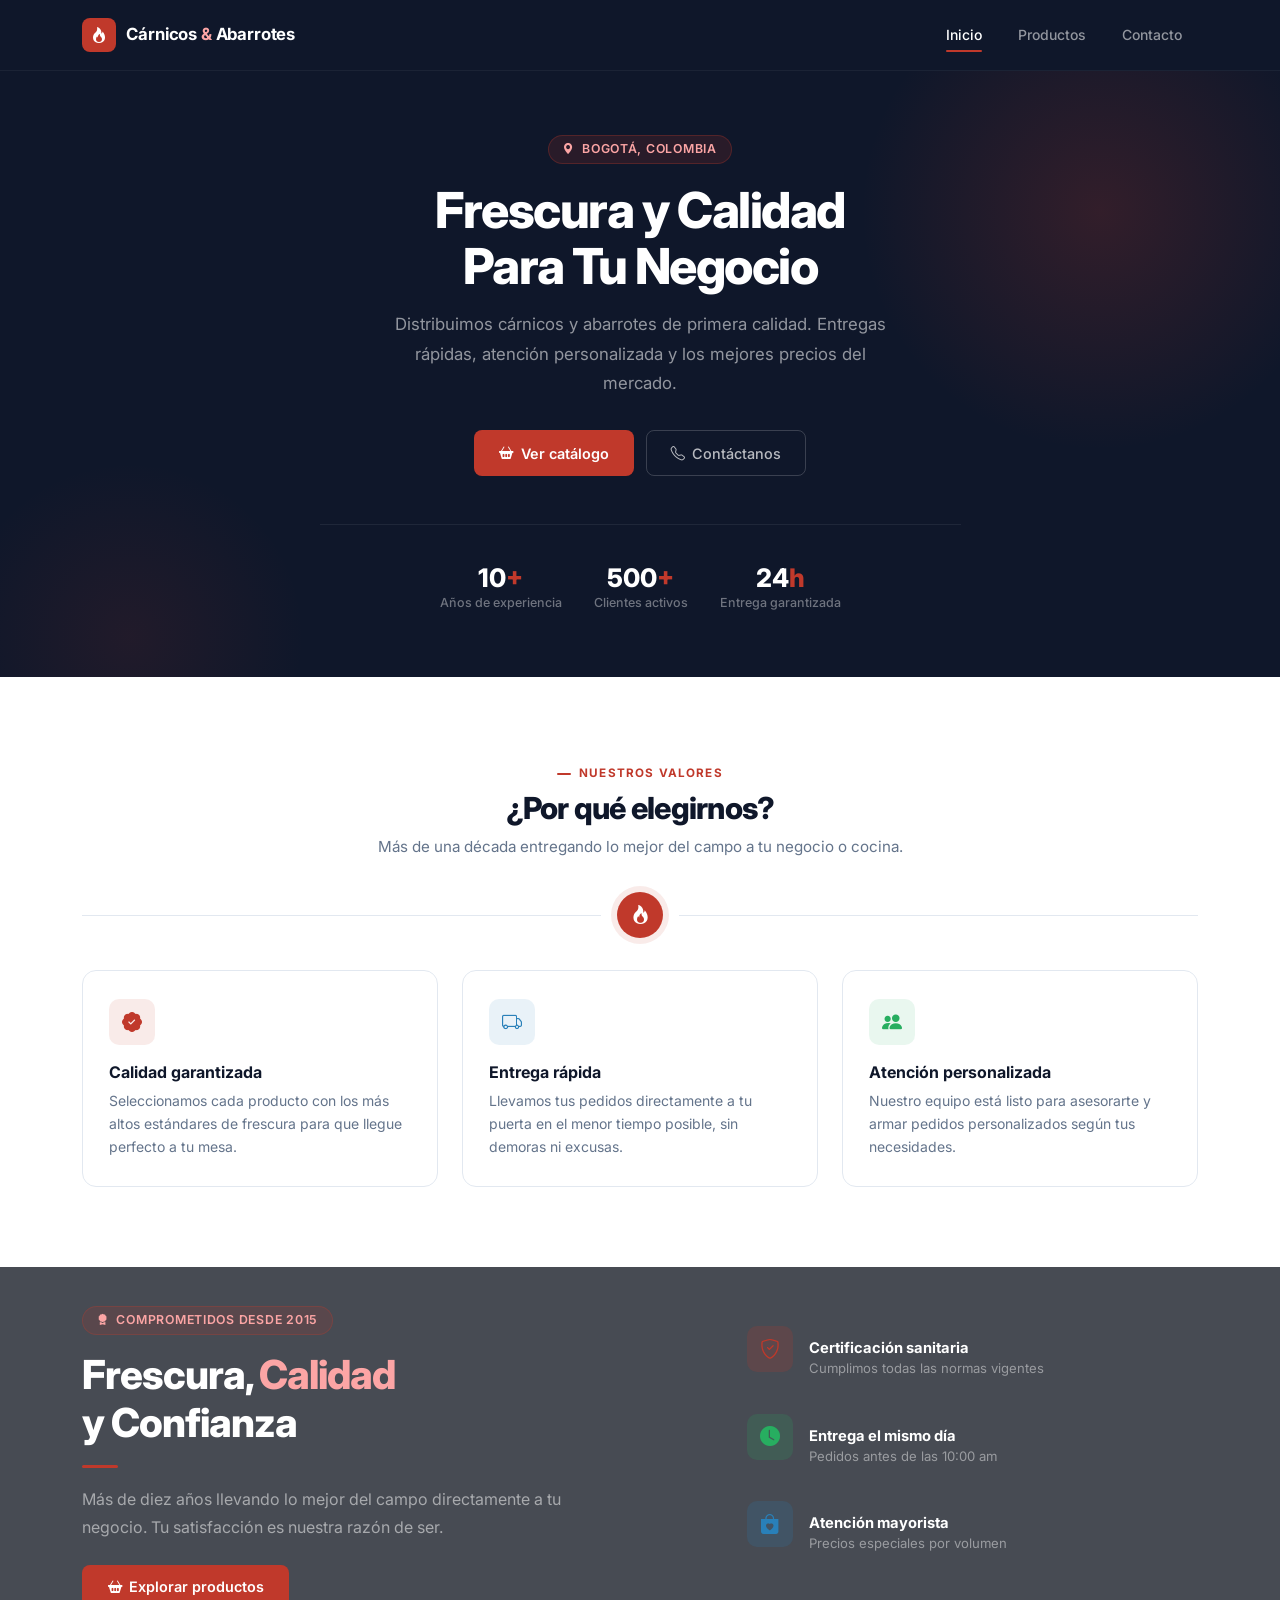
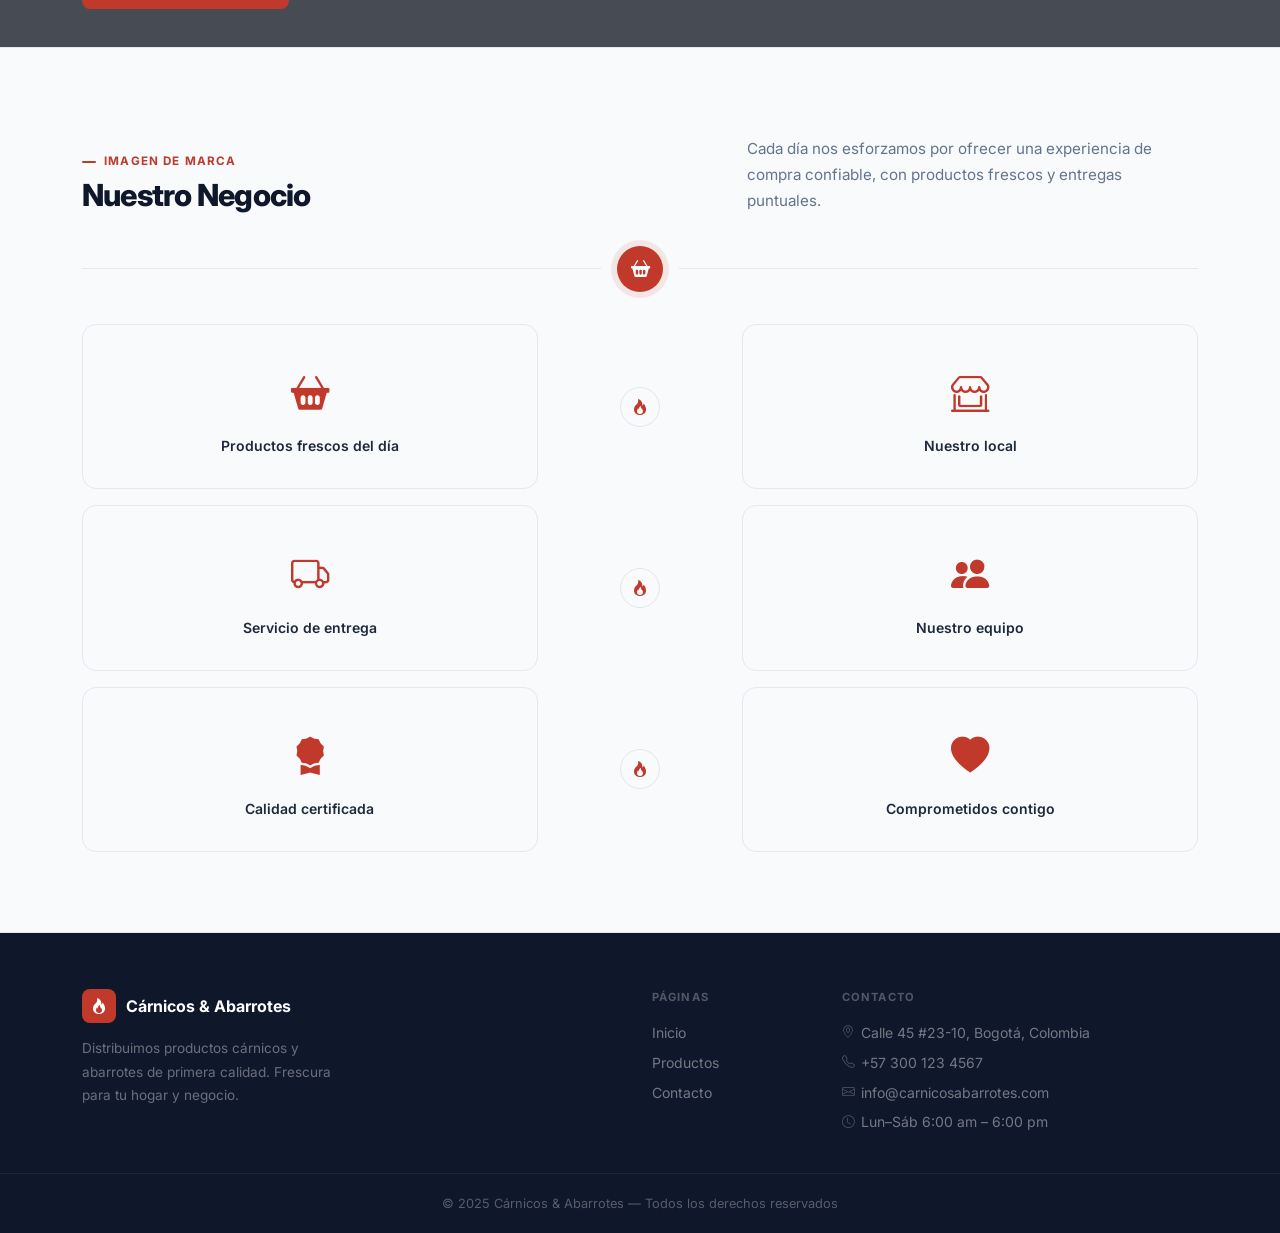
<file: index.html>
<!DOCTYPE html>
<html lang="es">
<head>
    <meta charset="UTF-8">
    <meta name="viewport" content="width=device-width, initial-scale=1.0">
    <title>Cárnicos & Abarrotes</title>
    <link href="https://cdn.jsdelivr.net/npm/bootstrap@5.3.0/dist/css/bootstrap.min.css" rel="stylesheet">
    <link rel="stylesheet" href="https://cdn.jsdelivr.net/npm/bootstrap-icons@1.11.0/font/bootstrap-icons.css">
    <link rel="stylesheet" href="css/style.css">
</head>
<body>

    <!-- Navbar -->
    <nav class="navbar navbar-expand-lg navbar-dark">
        <div class="container">
            <a class="navbar-brand" href="index.html">
                <div class="logo-mark"><i class="bi bi-fire"></i></div>
                <span class="brand-name">Cárnicos <em>&amp;</em> Abarrotes</span>
            </a>
            <button class="navbar-toggler" type="button" data-bs-toggle="collapse" data-bs-target="#navMenu">
                <span class="navbar-toggler-icon"></span>
            </button>
            <div class="collapse navbar-collapse" id="navMenu">
                <ul class="navbar-nav ms-auto gap-1">
                    <li class="nav-item"><a class="nav-link active" href="index.html">Inicio</a></li>
                    <li class="nav-item"><a class="nav-link" href="productos.html">Productos</a></li>
                    <li class="nav-item"><a class="nav-link" href="contacto.html">Contacto</a></li>
                </ul>
            </div>
        </div>
    </nav>

    <!-- Hero — centrado -->
    <section class="hero">
        <div class="hero-glow-1"></div>
        <div class="hero-glow-2"></div>
        <div class="container">
            <div class="row justify-content-center">
                <div class="col-lg-8 col-xl-7 text-center hero-content">
                    <div class="hero-eyebrow">
                        <i class="bi bi-geo-alt-fill"></i> Bogotá, Colombia
                    </div>
                    <h1>Frescura y Calidad<br>Para Tu Negocio</h1>
                    <p class="hero-subtitle">
                        Distribuimos cárnicos y abarrotes de primera calidad. Entregas rápidas, atención personalizada y los mejores precios del mercado.
                    </p>
                    <div class="hero-actions justify-content-center">
                        <a href="productos.html" class="btn-red">
                            <i class="bi bi-basket2-fill"></i> Ver catálogo
                        </a>
                        <a href="contacto.html" class="btn-ghost">
                            <i class="bi bi-telephone"></i> Contáctanos
                        </a>
                    </div>
                    <div class="hero-stats justify-content-center">
                        <div>
                            <div class="hero-stat-num">10<span>+</span></div>
                            <div class="hero-stat-label">Años de experiencia</div>
                        </div>
                        <div>
                            <div class="hero-stat-num">500<span>+</span></div>
                            <div class="hero-stat-label">Clientes activos</div>
                        </div>
                        <div>
                            <div class="hero-stat-num">24<span>h</span></div>
                            <div class="hero-stat-label">Entrega garantizada</div>
                        </div>
                    </div>
                </div>
            </div>
        </div>
    </section>

    <!-- Por qué elegirnos — 3 cards iguales con divider central -->
    <section class="section">
        <div class="container">
            <div class="text-center mb-2">
                <p class="section-label justify-content-center">Nuestros valores</p>
                <h2 class="section-title">¿Por qué elegirnos?</h2>
                <p class="section-desc">Más de una década entregando lo mejor del campo a tu negocio o cocina.</p>
            </div>

            <!-- Divider decorativo central -->
            <div class="section-divider">
                <div class="divider-rule"></div>
                <div class="divider-badge"><i class="bi bi-fire"></i></div>
                <div class="divider-rule"></div>
            </div>

            <div class="row g-4">
                <div class="col-md-4 anim-1">
                    <div class="value-card" style="--card-accent:#c0392b">
                        <div class="icon-wrap icon-red">
                            <i class="bi bi-patch-check-fill"></i>
                        </div>
                        <h5>Calidad garantizada</h5>
                        <p>Seleccionamos cada producto con los más altos estándares de frescura para que llegue perfecto a tu mesa.</p>
                    </div>
                </div>
                <div class="col-md-4 anim-2">
                    <div class="value-card" style="--card-accent:#2980b9">
                        <div class="icon-wrap icon-blue">
                            <i class="bi bi-truck"></i>
                        </div>
                        <h5>Entrega rápida</h5>
                        <p>Llevamos tus pedidos directamente a tu puerta en el menor tiempo posible, sin demoras ni excusas.</p>
                    </div>
                </div>
                <div class="col-md-4 anim-3">
                    <div class="value-card" style="--card-accent:#27ae60">
                        <div class="icon-wrap icon-green">
                            <i class="bi bi-people-fill"></i>
                        </div>
                        <h5>Atención personalizada</h5>
                        <p>Nuestro equipo está listo para asesorarte y armar pedidos personalizados según tus necesidades.</p>
                    </div>
                </div>
            </div>
        </div>
    </section>

    <!-- Parallax Banner -->
    <div class="parallax-section"
         style="background-image: url('https://images.unsplash.com/photo-1542838132-92c53300491e?auto=format&w=1920&q=80');">
        <div class="parallax-overlay"></div>
        <div class="container parallax-content">
            <div class="row align-items-center g-4">
                <!-- Texto a la izquierda -->
                <div class="col-lg-6">
                    <span class="hero-eyebrow mb-3 d-inline-flex">
                        <i class="bi bi-award-fill"></i> Comprometidos desde 2015
                    </span>
                    <h2 class="parallax-quote">
                        Frescura, <em>Calidad</em><br>y Confianza
                    </h2>
                    <div class="parallax-rule"></div>
                    <p class="parallax-sub mb-4">
                        Más de diez años llevando lo mejor del campo directamente a tu negocio. Tu satisfacción es nuestra razón de ser.
                    </p>
                    <a href="productos.html" class="btn-red">
                        <i class="bi bi-basket2-fill"></i> Explorar productos
                    </a>
                </div>
                <!-- Datos a la derecha -->
                <div class="col-lg-5 offset-lg-1 d-flex flex-column gap-4 mt-4 mt-lg-0">
                    <div class="d-flex align-items-center gap-3">
                        <div class="icon-wrap icon-red" style="background:rgba(192,57,43,0.18); flex-shrink:0;">
                            <i class="bi bi-shield-check"></i>
                        </div>
                        <div>
                            <div style="color:#fff; font-weight:700; font-size:0.92rem;">Certificación sanitaria</div>
                            <div style="color:rgba(255,255,255,0.45); font-size:0.82rem;">Cumplimos todas las normas vigentes</div>
                        </div>
                    </div>
                    <div class="d-flex align-items-center gap-3">
                        <div class="icon-wrap icon-green" style="background:rgba(39,174,96,0.18); flex-shrink:0;">
                            <i class="bi bi-clock-fill"></i>
                        </div>
                        <div>
                            <div style="color:#fff; font-weight:700; font-size:0.92rem;">Entrega el mismo día</div>
                            <div style="color:rgba(255,255,255,0.45); font-size:0.82rem;">Pedidos antes de las 10:00 am</div>
                        </div>
                    </div>
                    <div class="d-flex align-items-center gap-3">
                        <div class="icon-wrap icon-blue" style="background:rgba(41,128,185,0.18); flex-shrink:0;">
                            <i class="bi bi-bag-heart-fill"></i>
                        </div>
                        <div>
                            <div style="color:#fff; font-weight:700; font-size:0.92rem;">Atención mayorista</div>
                            <div style="color:rgba(255,255,255,0.45); font-size:0.82rem;">Precios especiales por volumen</div>
                        </div>
                    </div>
                </div>
            </div>
        </div>
    </div>

    <!-- Galería — 2 columnas iguales + ícono central entre ellas -->
    <section class="section" style="background-color:#f8fafc; border-top:1px solid #e2e8f0; border-bottom:1px solid #e2e8f0;">
        <div class="container">

            <!-- Título izquierda / descripción derecha -->
            <div class="row align-items-end mb-2">
                <div class="col-lg-5">
                    <p class="section-label">Imagen de marca</p>
                    <h2 class="section-title">Nuestro Negocio</h2>
                </div>
                <div class="col-lg-5 offset-lg-2">
                    <p class="section-desc mb-0">Cada día nos esforzamos por ofrecer una experiencia de compra confiable, con productos frescos y entregas puntuales.</p>
                </div>
            </div>

            <!-- Divider decorativo -->
            <div class="section-divider">
                <div class="divider-rule"></div>
                <div class="divider-badge"><i class="bi bi-basket2-fill"></i></div>
                <div class="divider-rule"></div>
            </div>

            <!-- Grid: col-5 | col-2 (íconos) | col-5 — 3 filas simétricas -->
            <div class="row g-3 align-items-stretch">

                <!-- Fila 1 -->
                <div class="col-5 anim-1">
                    <div class="gallery-item h-100">
                        <i class="bi bi-basket2-fill"></i>
                        <p>Productos frescos del día</p>
                    </div>
                </div>
                <div class="col-2 gallery-center-col d-none d-md-flex">
                    <div class="gallery-center-icon"><i class="bi bi-fire"></i></div>
                </div>
                <div class="col-5 col-md-5 anim-2">
                    <div class="gallery-item h-100">
                        <i class="bi bi-shop-window"></i>
                        <p>Nuestro local</p>
                    </div>
                </div>

                <!-- Fila 2 -->
                <div class="col-5 anim-2">
                    <div class="gallery-item h-100">
                        <i class="bi bi-truck"></i>
                        <p>Servicio de entrega</p>
                    </div>
                </div>
                <div class="col-2 gallery-center-col d-none d-md-flex">
                    <div class="gallery-center-icon"><i class="bi bi-fire"></i></div>
                </div>
                <div class="col-5 anim-3">
                    <div class="gallery-item h-100">
                        <i class="bi bi-people-fill"></i>
                        <p>Nuestro equipo</p>
                    </div>
                </div>

                <!-- Fila 3 -->
                <div class="col-5 anim-3">
                    <div class="gallery-item h-100">
                        <i class="bi bi-award-fill"></i>
                        <p>Calidad certificada</p>
                    </div>
                </div>
                <div class="col-2 gallery-center-col d-none d-md-flex">
                    <div class="gallery-center-icon"><i class="bi bi-fire"></i></div>
                </div>
                <div class="col-5 anim-4">
                    <div class="gallery-item h-100">
                        <i class="bi bi-heart-fill"></i>
                        <p>Comprometidos contigo</p>
                    </div>
                </div>

            </div>
        </div>
    </section>

    <!-- Footer -->
    <footer class="footer">
        <div class="footer-main">
            <div class="container">
                <div class="row g-4">
                    <div class="col-lg-4 col-md-6">
                        <a href="index.html" class="footer-brand-link">
                            <div class="logo-mark"><i class="bi bi-fire"></i></div>
                            Cárnicos & Abarrotes
                        </a>
                        <p class="footer-about">Distribuimos productos cárnicos y abarrotes de primera calidad. Frescura para tu hogar y negocio.</p>
                    </div>
                    <div class="col-lg-2 col-md-3 offset-lg-2">
                        <p class="footer-heading">Páginas</p>
                        <ul class="footer-links">
                            <li><a href="index.html">Inicio</a></li>
                            <li><a href="productos.html">Productos</a></li>
                            <li><a href="contacto.html">Contacto</a></li>
                        </ul>
                    </div>
                    <div class="col-lg-4 col-md-6">
                        <p class="footer-heading">Contacto</p>
                        <ul class="footer-links">
                            <li><i class="bi bi-geo-alt"></i> Calle 45 #23-10, Bogotá, Colombia</li>
                            <li><i class="bi bi-telephone"></i> +57 300 123 4567</li>
                            <li><i class="bi bi-envelope"></i> info@carnicosabarrotes.com</li>
                            <li><i class="bi bi-clock"></i> Lun–Sáb 6:00 am – 6:00 pm</li>
                        </ul>
                    </div>
                </div>
            </div>
        </div>
        <div class="footer-bottom">
            <div class="container">
                &copy; 2025 Cárnicos & Abarrotes — Todos los derechos reservados
            </div>
        </div>
    </footer>

    <script src="https://cdn.jsdelivr.net/npm/bootstrap@5.3.0/dist/js/bootstrap.bundle.min.js"></script>
</body>
</html>
</file>
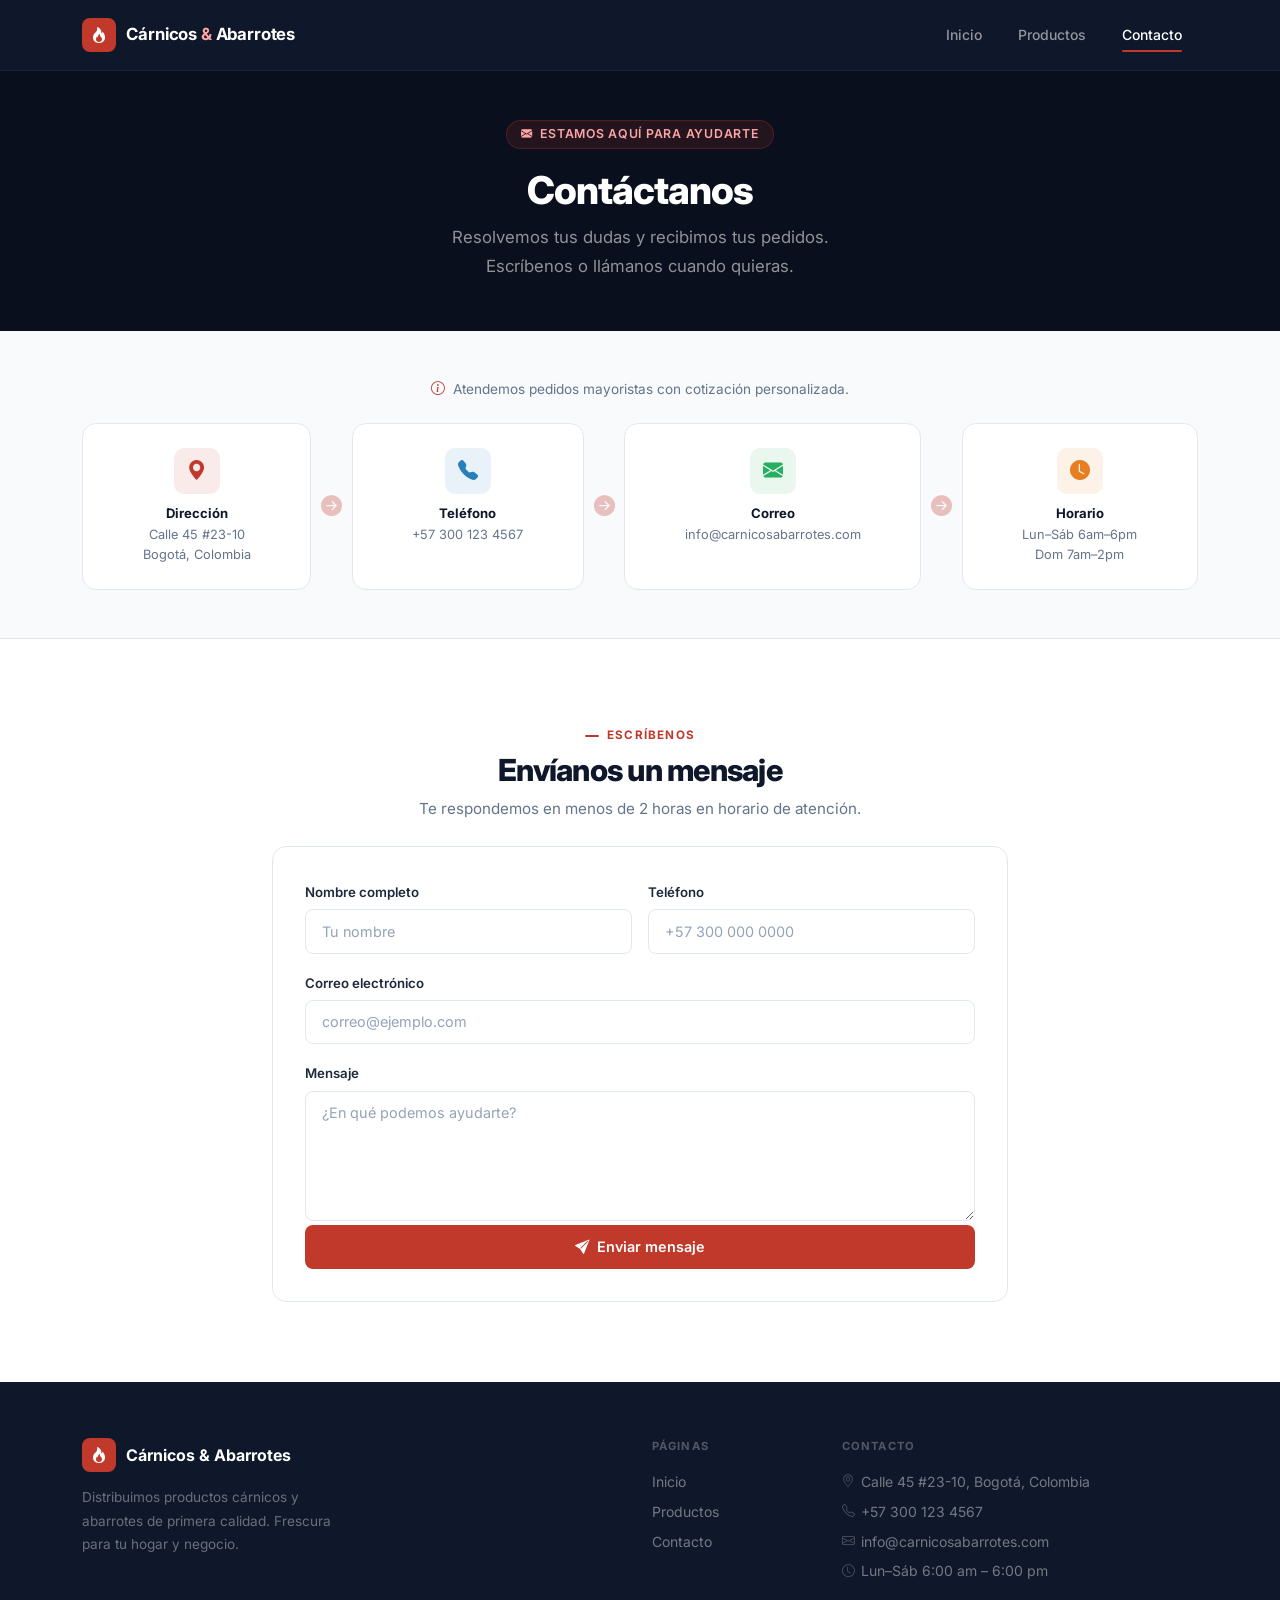
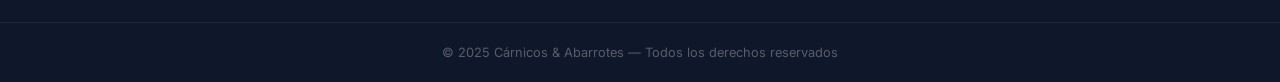
<file: contacto.html>
<!DOCTYPE html>
<html lang="es">
<head>
    <meta charset="UTF-8">
    <meta name="viewport" content="width=device-width, initial-scale=1.0">
    <title>Contacto — Cárnicos & Abarrotes</title>
    <link href="https://cdn.jsdelivr.net/npm/bootstrap@5.3.0/dist/css/bootstrap.min.css" rel="stylesheet">
    <link rel="stylesheet" href="https://cdn.jsdelivr.net/npm/bootstrap-icons@1.11.0/font/bootstrap-icons.css">
    <link rel="stylesheet" href="css/style.css">
</head>
<body>

    <!-- Navbar -->
    <nav class="navbar navbar-expand-lg navbar-dark">
        <div class="container">
            <a class="navbar-brand" href="index.html">
                <div class="logo-mark"><i class="bi bi-fire"></i></div>
                <span class="brand-name">Cárnicos <em>&amp;</em> Abarrotes</span>
            </a>
            <button class="navbar-toggler" type="button" data-bs-toggle="collapse" data-bs-target="#navMenu">
                <span class="navbar-toggler-icon"></span>
            </button>
            <div class="collapse navbar-collapse" id="navMenu">
                <ul class="navbar-nav ms-auto gap-1">
                    <li class="nav-item"><a class="nav-link" href="index.html">Inicio</a></li>
                    <li class="nav-item"><a class="nav-link" href="productos.html">Productos</a></li>
                    <li class="nav-item"><a class="nav-link active" href="contacto.html">Contacto</a></li>
                </ul>
            </div>
        </div>
    </nav>

    <!-- Hero con imagen de fondo parallax -->
    <section class="hero hero-small hero-bg-image"
             style="background-image: url('https://images.unsplash.com/photo-1555396273-367ea4eb4db5?auto=format&w=1920&q=80');">
        <div class="parallax-overlay"></div>
        <div class="container text-center">
            <div class="hero-content">
                <div class="hero-eyebrow">
                    <i class="bi bi-envelope-fill"></i> Estamos aquí para ayudarte
                </div>
                <h1>Contáctanos</h1>
                <p class="hero-subtitle">
                    Resolvemos tus dudas y recibimos tus pedidos. Escríbenos o llámanos cuando quieras.
                </p>
            </div>
        </div>
    </section>

    <!-- Barra de información horizontal -->
    <section class="section" style="padding:3rem 0; background-color:#f8fafc; border-bottom:1px solid #e2e8f0;">
        <div class="container">

            <p class="text-center mb-4" style="font-size:0.85rem; color:var(--muted);">
                <i class="bi bi-info-circle me-1" style="color:var(--primary);"></i>
                Atendemos pedidos mayoristas con cotización personalizada.
            </p>

            <!-- 4 items horizontales con flechas entre ellos -->
            <div class="d-flex flex-column flex-md-row align-items-stretch gap-2 gap-md-0">

                <div class="info-bar-item flex-fill anim-1">
                    <div class="icon-wrap icon-red"><i class="bi bi-geo-alt-fill"></i></div>
                    <h6>Dirección</h6>
                    <p>Calle 45 #23-10<br>Bogotá, Colombia</p>
                </div>

                <div class="info-bar-sep d-none d-md-flex">
                    <i class="bi bi-arrow-right-circle-fill"></i>
                </div>

                <div class="info-bar-item flex-fill anim-2">
                    <div class="icon-wrap icon-blue"><i class="bi bi-telephone-fill"></i></div>
                    <h6>Teléfono</h6>
                    <p>+57 300 123 4567</p>
                </div>

                <div class="info-bar-sep d-none d-md-flex">
                    <i class="bi bi-arrow-right-circle-fill"></i>
                </div>

                <div class="info-bar-item flex-fill anim-3">
                    <div class="icon-wrap icon-green"><i class="bi bi-envelope-fill"></i></div>
                    <h6>Correo</h6>
                    <p>info@carnicosabarrotes.com</p>
                </div>

                <div class="info-bar-sep d-none d-md-flex">
                    <i class="bi bi-arrow-right-circle-fill"></i>
                </div>

                <div class="info-bar-item flex-fill anim-4">
                    <div class="icon-wrap icon-yellow"><i class="bi bi-clock-fill"></i></div>
                    <h6>Horario</h6>
                    <p>Lun–Sáb 6am–6pm<br>Dom 7am–2pm</p>
                </div>

            </div>
        </div>
    </section>

    <!-- Formulario centrado -->
    <section class="section">
        <div class="container">
            <div class="row justify-content-center">
                <div class="col-lg-8">

                    <div class="text-center mb-4">
                        <p class="section-label justify-content-center">Escríbenos</p>
                        <h2 class="section-title">Envíanos un mensaje</h2>
                        <p class="section-desc">Te respondemos en menos de 2 horas en horario de atención.</p>
                    </div>

                    <div class="form-card">
                        <div class="row g-3">
                            <div class="col-sm-6">
                                <label class="form-label">Nombre completo</label>
                                <input type="text" class="form-control" placeholder="Tu nombre">
                            </div>
                            <div class="col-sm-6">
                                <label class="form-label">Teléfono</label>
                                <input type="tel" class="form-control" placeholder="+57 300 000 0000">
                            </div>
                            <div class="col-12">
                                <label class="form-label">Correo electrónico</label>
                                <input type="email" class="form-control" placeholder="correo@ejemplo.com">
                            </div>
                            <div class="col-12">
                                <label class="form-label">Mensaje</label>
                                <textarea class="form-control" rows="5" placeholder="¿En qué podemos ayudarte?"></textarea>
                            </div>
                            <div class="col-12 mt-1">
                                <button class="btn-red w-100 justify-content-center">
                                    <i class="bi bi-send-fill"></i> Enviar mensaje
                                </button>
                            </div>
                        </div>
                    </div>

                </div>
            </div>
        </div>
    </section>

    <!-- Footer -->
    <footer class="footer">
        <div class="footer-main">
            <div class="container">
                <div class="row g-4">
                    <div class="col-lg-4 col-md-6">
                        <a href="index.html" class="footer-brand-link">
                            <div class="logo-mark"><i class="bi bi-fire"></i></div>
                            Cárnicos & Abarrotes
                        </a>
                        <p class="footer-about">Distribuimos productos cárnicos y abarrotes de primera calidad. Frescura para tu hogar y negocio.</p>
                    </div>
                    <div class="col-lg-2 col-md-3 offset-lg-2">
                        <p class="footer-heading">Páginas</p>
                        <ul class="footer-links">
                            <li><a href="index.html">Inicio</a></li>
                            <li><a href="productos.html">Productos</a></li>
                            <li><a href="contacto.html">Contacto</a></li>
                        </ul>
                    </div>
                    <div class="col-lg-4 col-md-6">
                        <p class="footer-heading">Contacto</p>
                        <ul class="footer-links">
                            <li><i class="bi bi-geo-alt"></i> Calle 45 #23-10, Bogotá, Colombia</li>
                            <li><i class="bi bi-telephone"></i> +57 300 123 4567</li>
                            <li><i class="bi bi-envelope"></i> info@carnicosabarrotes.com</li>
                            <li><i class="bi bi-clock"></i> Lun–Sáb 6:00 am – 6:00 pm</li>
                        </ul>
                    </div>
                </div>
            </div>
        </div>
        <div class="footer-bottom">
            <div class="container">
                &copy; 2025 Cárnicos & Abarrotes — Todos los derechos reservados
            </div>
        </div>
    </footer>

    <script src="https://cdn.jsdelivr.net/npm/bootstrap@5.3.0/dist/js/bootstrap.bundle.min.js"></script>
</body>
</html>
</file>
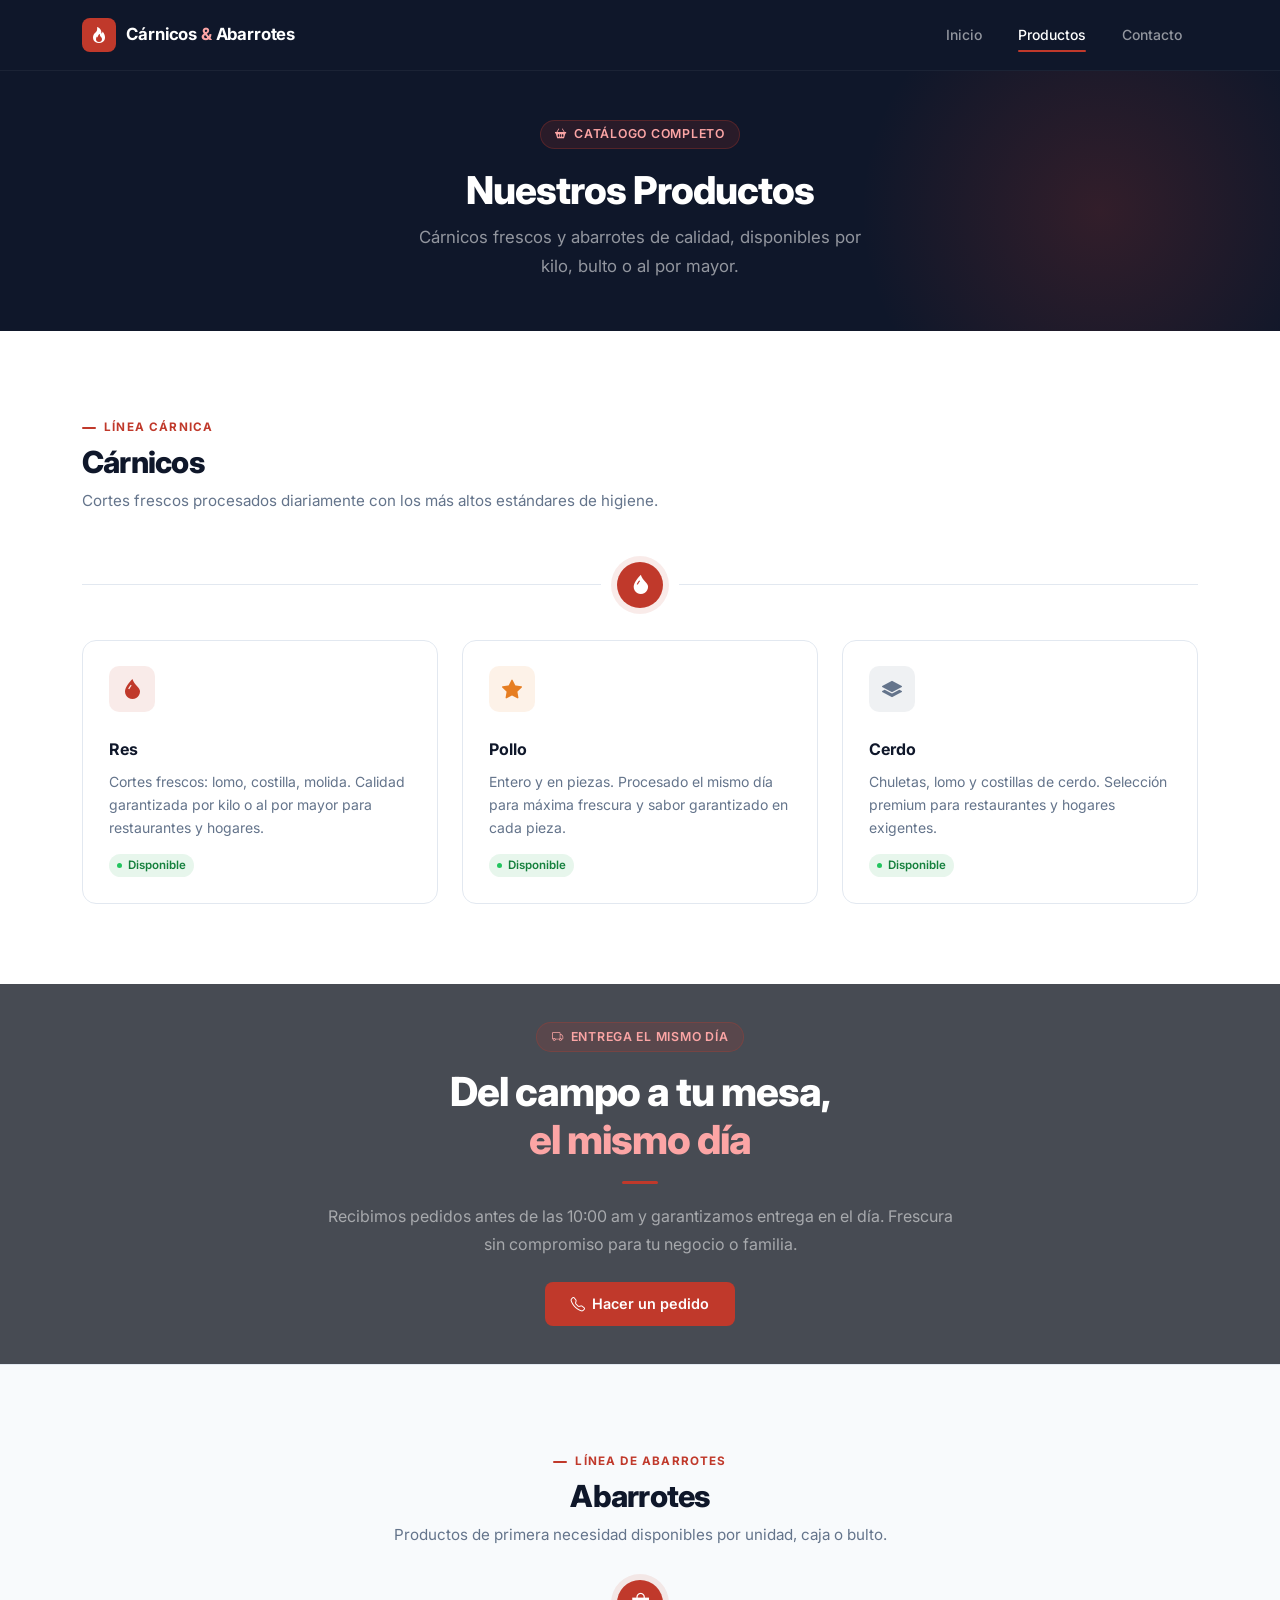
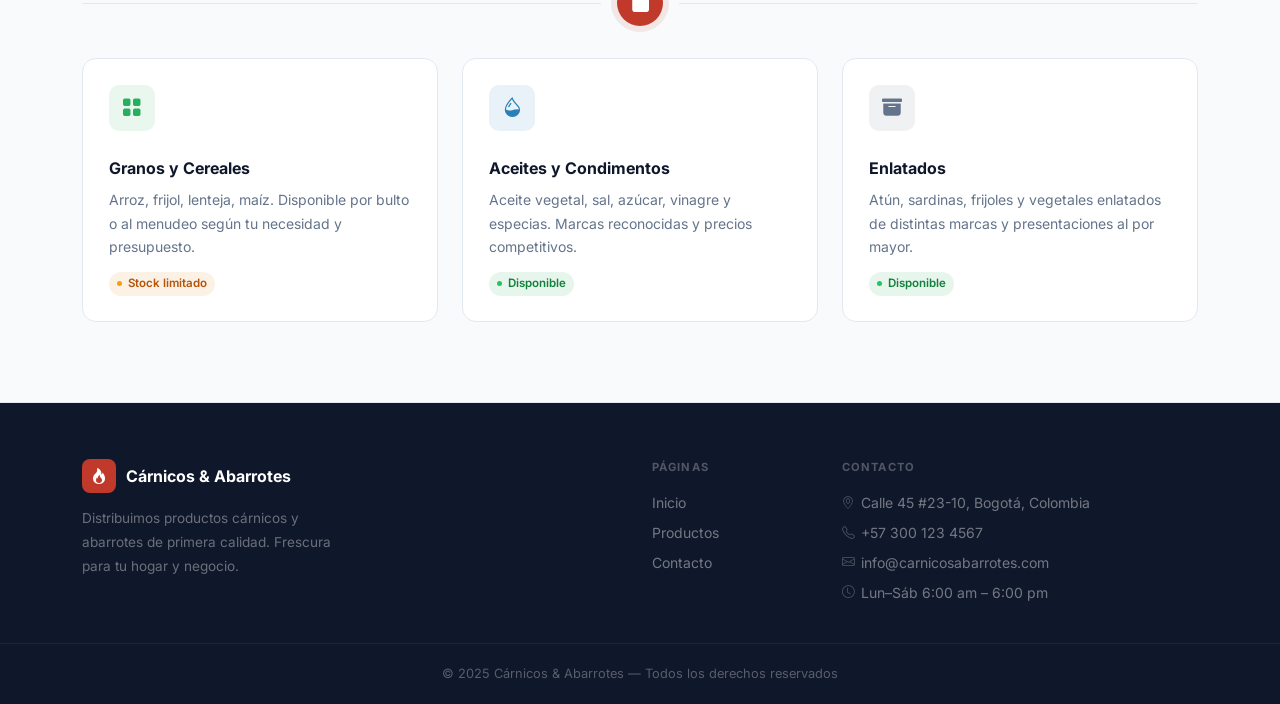
<file: productos.html>
<!DOCTYPE html>
<html lang="es">
<head>
    <meta charset="UTF-8">
    <meta name="viewport" content="width=device-width, initial-scale=1.0">
    <title>Catálogo de Productos — Cárnicos & Abarrotes</title>
    <link href="https://cdn.jsdelivr.net/npm/bootstrap@5.3.0/dist/css/bootstrap.min.css" rel="stylesheet">
    <link rel="stylesheet" href="https://cdn.jsdelivr.net/npm/bootstrap-icons@1.11.0/font/bootstrap-icons.css">
    <link rel="stylesheet" href="css/style.css">
</head>
<body>

    <!-- Navbar -->
    <nav class="navbar navbar-expand-lg navbar-dark">
        <div class="container">
            <a class="navbar-brand" href="index.html">
                <div class="logo-mark"><i class="bi bi-fire"></i></div>
                <span class="brand-name">Cárnicos <em>&amp;</em> Abarrotes</span>
            </a>
            <button class="navbar-toggler" type="button" data-bs-toggle="collapse" data-bs-target="#navMenu">
                <span class="navbar-toggler-icon"></span>
            </button>
            <div class="collapse navbar-collapse" id="navMenu">
                <ul class="navbar-nav ms-auto gap-1">
                    <li class="nav-item"><a class="nav-link" href="index.html">Inicio</a></li>
                    <li class="nav-item"><a class="nav-link active" href="productos.html">Productos</a></li>
                    <li class="nav-item"><a class="nav-link" href="contacto.html">Contacto</a></li>
                </ul>
            </div>
        </div>
    </nav>

    <!-- Hero -->
    <section class="hero hero-small">
        <div class="hero-glow-1"></div>
        <div class="container text-center">
            <div class="hero-content">
                <div class="hero-eyebrow">
                    <i class="bi bi-basket2-fill"></i> Catálogo completo
                </div>
                <h1>Nuestros Productos</h1>
                <p class="hero-subtitle">
                    Cárnicos frescos y abarrotes de calidad, disponibles por kilo, bulto o al por mayor.
                </p>
            </div>
        </div>
    </section>

    <!-- Cárnicos — 3 cards iguales -->
    <section class="section">
        <div class="container">
            <!-- Título alineado a la izquierda -->
            <div class="row mb-2">
                <div class="col-lg-8">
                    <p class="section-label">Línea cárnica</p>
                    <h2 class="section-title">Cárnicos</h2>
                    <p class="section-desc">Cortes frescos procesados diariamente con los más altos estándares de higiene.</p>
                </div>
            </div>

            <!-- Divider decorativo -->
            <div class="section-divider">
                <div class="divider-rule"></div>
                <div class="divider-badge"><i class="bi bi-droplet-fill"></i></div>
                <div class="divider-rule"></div>
            </div>

            <!-- 3 cards iguales (col-md-4 cada una) -->
            <div class="row g-4">
                <div class="col-md-4 anim-1">
                    <div class="product-card h-100">
                        <div class="icon-wrap icon-red">
                            <i class="bi bi-droplet-fill"></i>
                        </div>
                        <h5>Res</h5>
                        <p>Cortes frescos: lomo, costilla, molida. Calidad garantizada por kilo o al por mayor para restaurantes y hogares.</p>
                        <span class="badge-available">Disponible</span>
                    </div>
                </div>
                <div class="col-md-4 anim-2">
                    <div class="product-card h-100">
                        <div class="icon-wrap icon-yellow">
                            <i class="bi bi-star-fill"></i>
                        </div>
                        <h5>Pollo</h5>
                        <p>Entero y en piezas. Procesado el mismo día para máxima frescura y sabor garantizado en cada pieza.</p>
                        <span class="badge-available">Disponible</span>
                    </div>
                </div>
                <div class="col-md-4 anim-3">
                    <div class="product-card h-100">
                        <div class="icon-wrap icon-gray">
                            <i class="bi bi-layers-fill"></i>
                        </div>
                        <h5>Cerdo</h5>
                        <p>Chuletas, lomo y costillas de cerdo. Selección premium para restaurantes y hogares exigentes.</p>
                        <span class="badge-available">Disponible</span>
                    </div>
                </div>
            </div>
        </div>
    </section>

    <!-- Parallax Banner -->
    <div class="parallax-section"
         style="background-image: url('https://images.unsplash.com/photo-1504674900247-0877df9cc836?auto=format&w=1920&q=80');">
        <div class="parallax-overlay"></div>
        <div class="container parallax-content text-center">
            <div class="row justify-content-center">
                <div class="col-lg-7">
                    <span class="hero-eyebrow mb-3 d-inline-flex justify-content-center">
                        <i class="bi bi-truck"></i> Entrega el mismo día
                    </span>
                    <h2 class="parallax-quote">
                        Del campo a tu mesa,<br><em>el mismo día</em>
                    </h2>
                    <div class="parallax-rule mx-auto"></div>
                    <p class="parallax-sub mb-4">
                        Recibimos pedidos antes de las 10:00 am y garantizamos entrega en el día. Frescura sin compromiso para tu negocio o familia.
                    </p>
                    <a href="contacto.html" class="btn-red">
                        <i class="bi bi-telephone"></i> Hacer un pedido
                    </a>
                </div>
            </div>
        </div>
    </div>

    <!-- Abarrotes — 3 cards iguales, título centrado -->
    <section class="section" style="background-color:#f8fafc; border-top:1px solid #e2e8f0; border-bottom:1px solid #e2e8f0;">
        <div class="container">
            <!-- Título centrado -->
            <div class="text-center mb-2">
                <p class="section-label justify-content-center">Línea de abarrotes</p>
                <h2 class="section-title">Abarrotes</h2>
                <p class="section-desc">Productos de primera necesidad disponibles por unidad, caja o bulto.</p>
            </div>

            <!-- Divider decorativo -->
            <div class="section-divider">
                <div class="divider-rule"></div>
                <div class="divider-badge"><i class="bi bi-bag-fill"></i></div>
                <div class="divider-rule"></div>
            </div>

            <!-- 3 cards iguales -->
            <div class="row g-4">
                <div class="col-md-4 anim-1">
                    <div class="product-card h-100">
                        <div class="icon-wrap icon-green">
                            <i class="bi bi-grid-fill"></i>
                        </div>
                        <h5>Granos y Cereales</h5>
                        <p>Arroz, frijol, lenteja, maíz. Disponible por bulto o al menudeo según tu necesidad y presupuesto.</p>
                        <span class="badge-limited">Stock limitado</span>
                    </div>
                </div>
                <div class="col-md-4 anim-2">
                    <div class="product-card h-100">
                        <div class="icon-wrap icon-blue">
                            <i class="bi bi-droplet-half"></i>
                        </div>
                        <h5>Aceites y Condimentos</h5>
                        <p>Aceite vegetal, sal, azúcar, vinagre y especias. Marcas reconocidas y precios competitivos.</p>
                        <span class="badge-available">Disponible</span>
                    </div>
                </div>
                <div class="col-md-4 anim-3">
                    <div class="product-card h-100">
                        <div class="icon-wrap icon-gray">
                            <i class="bi bi-archive-fill"></i>
                        </div>
                        <h5>Enlatados</h5>
                        <p>Atún, sardinas, frijoles y vegetales enlatados de distintas marcas y presentaciones al por mayor.</p>
                        <span class="badge-available">Disponible</span>
                    </div>
                </div>
            </div>

        </div>
    </section>

    <!-- Footer -->
    <footer class="footer">
        <div class="footer-main">
            <div class="container">
                <div class="row g-4">
                    <div class="col-lg-4 col-md-6">
                        <a href="index.html" class="footer-brand-link">
                            <div class="logo-mark"><i class="bi bi-fire"></i></div>
                            Cárnicos & Abarrotes
                        </a>
                        <p class="footer-about">Distribuimos productos cárnicos y abarrotes de primera calidad. Frescura para tu hogar y negocio.</p>
                    </div>
                    <div class="col-lg-2 col-md-3 offset-lg-2">
                        <p class="footer-heading">Páginas</p>
                        <ul class="footer-links">
                            <li><a href="index.html">Inicio</a></li>
                            <li><a href="productos.html">Productos</a></li>
                            <li><a href="contacto.html">Contacto</a></li>
                        </ul>
                    </div>
                    <div class="col-lg-4 col-md-6">
                        <p class="footer-heading">Contacto</p>
                        <ul class="footer-links">
                            <li><i class="bi bi-geo-alt"></i> Calle 45 #23-10, Bogotá, Colombia</li>
                            <li><i class="bi bi-telephone"></i> +57 300 123 4567</li>
                            <li><i class="bi bi-envelope"></i> info@carnicosabarrotes.com</li>
                            <li><i class="bi bi-clock"></i> Lun–Sáb 6:00 am – 6:00 pm</li>
                        </ul>
                    </div>
                </div>
            </div>
        </div>
        <div class="footer-bottom">
            <div class="container">
                &copy; 2025 Cárnicos & Abarrotes — Todos los derechos reservados
            </div>
        </div>
    </footer>

    <script src="https://cdn.jsdelivr.net/npm/bootstrap@5.3.0/dist/js/bootstrap.bundle.min.js"></script>
</body>
</html>
</file>
<file: css/style.css>
@import url('https://fonts.googleapis.com/css2?family=Inter:wght@400;500;600;700;800&display=swap');

/* =====================
   VARIABLES
===================== */
:root {
    --primary:      #c0392b;
    --primary-dark: #a93226;
    --dark:         #0f172a;
    --dark-2:       #1e293b;
    --light:        #f8fafc;
    --muted:        #64748b;
    --border:       #e2e8f0;
    --shadow-sm:    0 1px 3px rgba(0,0,0,0.07), 0 1px 2px rgba(0,0,0,0.05);
    --shadow-md:    0 4px 20px rgba(0,0,0,0.09);
    --shadow-lg:    0 16px 40px rgba(0,0,0,0.13);
    --radius:       0.875rem;
    --radius-sm:    0.5rem;
    --ease:         cubic-bezier(0.4, 0, 0.2, 1);
    --t:            0.25s;
}

* { margin: 0; padding: 0; box-sizing: border-box; }

body {
    font-family: 'Inter', 'Segoe UI', sans-serif;
    color: var(--dark);
    background: #fff;
    -webkit-font-smoothing: antialiased;
}

/* =====================
   NAVBAR
===================== */
.navbar {
    background-color: var(--dark) !important;
    padding: 0.8rem 0;
    position: sticky;
    top: 0;
    z-index: 1000;
    border-bottom: 1px solid rgba(255,255,255,0.05);
}

.logo-mark {
    width: 34px;
    height: 34px;
    background-color: var(--primary);
    border-radius: 8px;
    display: flex;
    align-items: center;
    justify-content: center;
    font-size: 1rem;
    color: #fff;
    flex-shrink: 0;
    transition: transform var(--t) var(--ease);
}

.navbar-brand {
    display: flex;
    align-items: center;
    gap: 0.65rem;
    font-size: 1.05rem;
    font-weight: 700;
    color: #fff !important;
    letter-spacing: -0.01em;
    text-decoration: none;
}

.navbar-brand:hover .logo-mark {
    transform: rotate(-8deg) scale(1.1);
}

.brand-name { color: #fff; }
.brand-name em { font-style: normal; color: #fca5a5; }

.navbar-nav .nav-link {
    color: rgba(255,255,255,0.55) !important;
    font-weight: 500;
    font-size: 0.875rem;
    padding: 0.45rem 1rem !important;
    position: relative;
    transition: color var(--t) var(--ease);
}

.navbar-nav .nav-link::after {
    content: '';
    position: absolute;
    bottom: 0px;
    left: 1rem;
    right: 1rem;
    height: 2px;
    background: var(--primary);
    transform: scaleX(0);
    border-radius: 2px;
    transition: transform var(--t) var(--ease);
}

.navbar-nav .nav-link:hover,
.navbar-nav .nav-link.active {
    color: #fff !important;
}

.navbar-nav .nav-link:hover::after,
.navbar-nav .nav-link.active::after {
    transform: scaleX(1);
}

.navbar-toggler {
    border: 1px solid rgba(255,255,255,0.2) !important;
    padding: 0.3rem 0.6rem !important;
}

.navbar-toggler:focus { box-shadow: none !important; }

/* =====================
   HERO — PRINCIPAL
===================== */
.hero {
    background-color: var(--dark);
    min-height: 480px;
    display: flex;
    align-items: center;
    position: relative;
    overflow: hidden;
    padding: 4rem 0;
}

.hero-glow-1,
.hero-glow-2 {
    position: absolute;
    border-radius: 50%;
    pointer-events: none;
}

.hero-glow-1 {
    top: -120px;
    right: -80px;
    width: 520px;
    height: 520px;
    background: radial-gradient(circle, rgba(192,57,43,0.20) 0%, transparent 65%);
}

.hero-glow-2 {
    bottom: -150px;
    left: -60px;
    width: 380px;
    height: 380px;
    background: radial-gradient(circle, rgba(192,57,43,0.10) 0%, transparent 65%);
}

.hero-content {
    position: relative;
    z-index: 1;
}

.hero-eyebrow {
    display: inline-flex;
    align-items: center;
    gap: 0.45rem;
    background: rgba(192,57,43,0.15);
    color: #fca5a5;
    border: 1px solid rgba(192,57,43,0.28);
    padding: 0.28rem 0.9rem;
    border-radius: 50px;
    font-size: 0.77rem;
    font-weight: 600;
    letter-spacing: 0.06em;
    text-transform: uppercase;
    margin-bottom: 1.2rem;
    animation: fadeInDown 0.5s var(--ease) both;
}

.hero-eyebrow i { font-size: 0.7rem; }

.hero h1 {
    font-size: clamp(2rem, 5vw, 3.1rem);
    font-weight: 800;
    color: #fff;
    letter-spacing: -0.03em;
    line-height: 1.12;
    margin-bottom: 1rem;
    animation: fadeInUp 0.55s 0.1s var(--ease) both;
}

.hero-subtitle {
    font-size: 1.05rem;
    color: rgba(255,255,255,0.55);
    line-height: 1.75;
    margin: 0 auto 2rem;
    max-width: 520px;
    animation: fadeInUp 0.55s 0.2s var(--ease) both;
}

.hero-actions {
    display: flex;
    gap: 0.75rem;
    flex-wrap: wrap;
    animation: fadeInUp 0.55s 0.3s var(--ease) both;
}

.hero-stats {
    display: flex;
    gap: 2rem;
    margin-top: 3rem;
    padding-top: 2.5rem;
    border-top: 1px solid rgba(255,255,255,0.07);
    animation: fadeInUp 0.55s 0.4s var(--ease) both;
}

.hero-stat-num {
    font-size: 1.6rem;
    font-weight: 800;
    color: #fff;
    line-height: 1;
    margin-bottom: 0.2rem;
}

.hero-stat-num span { color: var(--primary); }

.hero-stat-label {
    font-size: 0.78rem;
    color: rgba(255,255,255,0.4);
    font-weight: 500;
}

/* HERO — PÁGINAS INTERNAS */
.hero-small {
    min-height: 260px;
    padding: 3rem 0;
}

.hero-small h1 {
    font-size: clamp(1.75rem, 4vw, 2.4rem);
    font-weight: 800;
    color: #fff;
    letter-spacing: -0.025em;
    line-height: 1.15;
    margin-bottom: 0.65rem;
    animation: fadeInUp 0.55s var(--ease) both;
}

.hero-small .hero-subtitle {
    max-width: 460px;
    margin: 0 auto;
    animation: fadeInUp 0.55s 0.15s var(--ease) both;
}

/* =====================
   BOTONES
===================== */
.btn-red {
    background-color: var(--primary);
    color: #fff;
    border: none;
    padding: 0.7rem 1.6rem;
    border-radius: var(--radius-sm);
    font-weight: 600;
    font-size: 0.9rem;
    text-decoration: none;
    display: inline-flex;
    align-items: center;
    gap: 0.45rem;
    transition: background-color var(--t) var(--ease), transform var(--t) var(--ease), box-shadow var(--t) var(--ease);
    cursor: pointer;
}

.btn-red:hover {
    background-color: var(--primary-dark);
    color: #fff;
    transform: translateY(-2px);
    box-shadow: 0 8px 24px rgba(192,57,43,0.38);
}

.btn-ghost {
    background: transparent;
    color: rgba(255,255,255,0.7);
    border: 1.5px solid rgba(255,255,255,0.18);
    padding: 0.7rem 1.5rem;
    border-radius: var(--radius-sm);
    font-weight: 500;
    font-size: 0.9rem;
    text-decoration: none;
    display: inline-flex;
    align-items: center;
    gap: 0.45rem;
    transition: all var(--t) var(--ease);
    cursor: pointer;
}

.btn-ghost:hover {
    background: rgba(255,255,255,0.08);
    color: #fff;
    border-color: rgba(255,255,255,0.35);
}

/* =====================
   SECCIONES
===================== */
.section { padding: 5rem 0; }

.section-label {
    display: inline-flex;
    align-items: center;
    gap: 0.5rem;
    color: var(--primary);
    font-size: 0.73rem;
    font-weight: 700;
    letter-spacing: 0.1em;
    text-transform: uppercase;
    margin-bottom: 0.45rem;
}

.section-label::before {
    content: '';
    width: 14px;
    height: 2px;
    background: var(--primary);
    border-radius: 2px;
    display: inline-block;
}

.section-title {
    font-size: clamp(1.5rem, 3vw, 1.9rem);
    font-weight: 800;
    color: var(--dark);
    letter-spacing: -0.025em;
    border: none;
    padding: 0;
    margin: 0;
}

.section-desc {
    font-size: 0.95rem;
    color: var(--muted);
    margin-top: 0.5rem;
    line-height: 1.7;
}

/* =====================
   VALUE CARDS (INICIO)
===================== */
.value-card {
    background: #fff;
    border: 1px solid var(--border);
    border-radius: var(--radius);
    padding: 1.75rem 1.6rem;
    height: 100%;
    transition: transform var(--t) var(--ease), box-shadow var(--t) var(--ease), border-color var(--t) var(--ease);
    position: relative;
    overflow: hidden;
}

.value-card::before {
    content: '';
    position: absolute;
    top: 0; left: 0; right: 0;
    height: 3px;
    background: var(--card-accent, var(--primary));
    transform: scaleX(0);
    transform-origin: left;
    transition: transform var(--t) var(--ease);
}

.value-card:hover {
    transform: translateY(-6px);
    box-shadow: var(--shadow-lg);
    border-color: transparent;
}

.value-card:hover::before { transform: scaleX(1); }

.value-card h5 {
    font-size: 1rem;
    font-weight: 700;
    color: var(--dark);
    margin-bottom: 0.45rem;
}

.value-card p {
    font-size: 0.875rem;
    color: var(--muted);
    line-height: 1.65;
    margin: 0;
}

/* =====================
   ICON WRAPS
===================== */
.icon-wrap {
    width: 46px;
    height: 46px;
    border-radius: 10px;
    display: flex;
    align-items: center;
    justify-content: center;
    font-size: 1.25rem;
    margin-bottom: 1.1rem;
    flex-shrink: 0;
}

.icon-red    { background: rgba(192,57,43,0.10);  color: var(--primary); }
.icon-blue   { background: rgba(41,128,185,0.10);  color: #2980b9; }
.icon-green  { background: rgba(39,174,96,0.10);   color: #27ae60; }
.icon-yellow { background: rgba(230,126,34,0.10);  color: #e67e22; }
.icon-gray   { background: rgba(100,116,139,0.10); color: var(--muted); }

/* =====================
   PRODUCT CARDS
===================== */
.product-card {
    background: #fff;
    border: 1px solid var(--border);
    border-radius: var(--radius);
    padding: 1.6rem;
    height: 100%;
    display: flex;
    flex-direction: column;
    gap: 0.65rem;
    transition: transform var(--t) var(--ease), box-shadow var(--t) var(--ease);
}

.product-card:hover {
    transform: translateY(-5px);
    box-shadow: var(--shadow-md);
}

.product-card h5 {
    font-size: 1rem;
    font-weight: 700;
    color: var(--dark);
    margin: 0;
}

.product-card p {
    font-size: 0.875rem;
    color: var(--muted);
    line-height: 1.65;
    margin: 0;
    flex: 1;
}

/* =====================
   BADGES
===================== */
.badge-available,
.badge-limited {
    display: inline-flex;
    align-items: center;
    gap: 0.35rem;
    padding: 0.28em 0.75em;
    border-radius: 50px;
    font-size: 0.72rem;
    font-weight: 600;
    width: fit-content;
    margin-top: 0.25rem;
}

.badge-available::before,
.badge-limited::before {
    content: '';
    width: 5px;
    height: 5px;
    border-radius: 50%;
    display: inline-block;
}

.badge-available {
    background: rgba(22,163,74,0.10);
    color: #15803d;
}

.badge-available::before { background: #22c55e; }

.badge-limited {
    background: rgba(217,119,6,0.10);
    color: #b45309;
}

.badge-limited::before { background: #f59e0b; }

/* =====================
   GALLERY
===================== */
.gallery-item {
    background: var(--light);
    border: 1px solid var(--border);
    border-radius: var(--radius);
    padding: 2.5rem 1.5rem 2rem;
    text-align: center;
    transition: transform var(--t) var(--ease), box-shadow var(--t) var(--ease), border-color var(--t) var(--ease);
    cursor: default;
}

.gallery-item:hover {
    transform: translateY(-5px);
    box-shadow: var(--shadow-md);
    border-color: var(--primary);
}

.gallery-item i {
    font-size: 2.4rem;
    color: var(--primary);
    display: block;
    margin-bottom: 0.8rem;
    transition: transform var(--t) var(--ease);
}

.gallery-item:hover i {
    transform: scale(1.15) rotate(-5deg);
}

.gallery-item p {
    margin: 0;
    font-size: 0.875rem;
    font-weight: 600;
    color: var(--dark-2);
}

/* =====================
   FORM (CONTACTO)
===================== */
.form-card {
    background: #fff;
    border: 1px solid var(--border);
    border-radius: var(--radius);
    padding: 2rem;
}

.form-control,
textarea.form-control {
    border: 1.5px solid var(--border);
    border-radius: var(--radius-sm);
    padding: 0.65rem 1rem;
    font-size: 0.9rem;
    font-family: 'Inter', sans-serif;
    background: #fff;
    color: var(--dark);
    transition: border-color var(--t) var(--ease), box-shadow var(--t) var(--ease);
}

.form-control:focus,
textarea.form-control:focus {
    border-color: var(--primary);
    box-shadow: 0 0 0 3px rgba(192,57,43,0.12);
    outline: none;
}

.form-control::placeholder { color: #94a3b8; }

.form-label {
    font-size: 0.83rem;
    font-weight: 600;
    color: var(--dark-2);
    margin-bottom: 0.4rem;
}

/* =====================
   INFO CARDS (CONTACTO)
===================== */
.info-card {
    background: #fff;
    border: 1px solid var(--border);
    border-radius: var(--radius);
    padding: 1.2rem 1.4rem;
    display: flex;
    align-items: flex-start;
    gap: 1rem;
    margin-bottom: 0.875rem;
    transition: transform var(--t) var(--ease), box-shadow var(--t) var(--ease);
}

.info-card:last-child { margin-bottom: 0; }

.info-card:hover {
    transform: translateX(5px);
    box-shadow: var(--shadow-sm);
}

.info-card h6 {
    font-size: 0.875rem;
    font-weight: 700;
    color: var(--dark);
    margin-bottom: 0.2rem;
}

.info-card p {
    font-size: 0.85rem;
    color: var(--muted);
    margin: 0;
    line-height: 1.6;
}

/* =====================
   FOOTER
===================== */
.footer {
    background: var(--dark);
    color: rgba(255,255,255,0.45);
}

.footer-main { padding: 3.5rem 0 2rem; }

.footer-brand-link {
    display: flex;
    align-items: center;
    gap: 0.6rem;
    font-size: 1rem;
    font-weight: 700;
    color: #fff;
    text-decoration: none;
    margin-bottom: 0.85rem;
}

.footer-brand-link:hover { color: #fff; }

.footer-about {
    font-size: 0.85rem;
    line-height: 1.75;
    color: rgba(255,255,255,0.38);
    max-width: 260px;
}

.footer-heading {
    font-size: 0.7rem;
    font-weight: 700;
    text-transform: uppercase;
    letter-spacing: 0.1em;
    color: rgba(255,255,255,0.28);
    margin-bottom: 1rem;
}

.footer-links {
    list-style: none;
    padding: 0;
    margin: 0;
}

.footer-links li {
    margin-bottom: 0.55rem;
    font-size: 0.875rem;
    color: rgba(255,255,255,0.42);
    display: flex;
    align-items: center;
    gap: 0.4rem;
}

.footer-links a {
    color: rgba(255,255,255,0.42);
    text-decoration: none;
    transition: color var(--t) var(--ease);
}

.footer-links a:hover { color: #fff; }

.footer-links i { font-size: 0.8rem; color: rgba(255,255,255,0.25); }

.footer-bottom {
    border-top: 1px solid rgba(255,255,255,0.06);
    padding: 1.25rem 0;
    font-size: 0.8rem;
    text-align: center;
    color: rgba(255,255,255,0.3);
}

/* =====================
   ANIMACIONES
===================== */
@keyframes fadeInUp {
    from { opacity: 0; transform: translateY(20px); }
    to   { opacity: 1; transform: translateY(0); }
}

@keyframes fadeInDown {
    from { opacity: 0; transform: translateY(-12px); }
    to   { opacity: 1; transform: translateY(0); }
}

.anim-1 { animation: fadeInUp 0.55s 0.05s var(--ease) both; }
.anim-2 { animation: fadeInUp 0.55s 0.15s var(--ease) both; }
.anim-3 { animation: fadeInUp 0.55s 0.25s var(--ease) both; }
.anim-4 { animation: fadeInUp 0.55s 0.35s var(--ease) both; }

/* =====================
   PARALLAX / BANNER
===================== */
.parallax-section {
    position: relative;
    min-height: 380px;
    background-attachment: fixed;
    background-size: cover;
    background-position: center;
    display: flex;
    align-items: center;
    overflow: hidden;
}

@media (max-width: 768px) {
    .parallax-section { background-attachment: scroll; }
}

.parallax-overlay {
    position: absolute;
    inset: 0;
    background: rgba(8, 13, 24, 0.74);
    z-index: 0;
}

.parallax-content {
    position: relative;
    z-index: 1;
}

.parallax-quote {
    font-size: clamp(1.65rem, 3.5vw, 2.5rem);
    font-weight: 800;
    color: #fff;
    letter-spacing: -0.025em;
    line-height: 1.2;
}

.parallax-quote em {
    font-style: normal;
    color: #fca5a5;
}

.parallax-sub {
    color: rgba(255,255,255,0.52);
    font-size: 1rem;
    line-height: 1.75;
}

.parallax-rule {
    width: 36px;
    height: 3px;
    background: var(--primary);
    border-radius: 2px;
    margin: 1.1rem 0;
}

.parallax-section-sm {
    min-height: 260px;
}

/* =====================
   VALUE CARDS — HORIZONTAL
===================== */
.value-card-h {
    display: flex;
    align-items: flex-start;
    gap: 1.1rem;
    background: #fff;
    border: 1px solid var(--border);
    border-radius: var(--radius);
    padding: 1.35rem 1.5rem;
    position: relative;
    overflow: hidden;
    transition: transform var(--t) var(--ease), box-shadow var(--t) var(--ease), border-color var(--t) var(--ease);
}

.value-card-h::before {
    content: '';
    position: absolute;
    left: 0; top: 0; bottom: 0;
    width: 3px;
    background: var(--card-accent, var(--primary));
    transform: scaleY(0);
    transform-origin: top;
    transition: transform var(--t) var(--ease);
}

.value-card-h:hover {
    transform: translateX(6px);
    box-shadow: var(--shadow-md);
    border-color: transparent;
}

.value-card-h:hover::before { transform: scaleY(1); }

.value-card-h .icon-wrap { margin-bottom: 0; flex-shrink: 0; }

.value-card-h h5 {
    font-size: 0.95rem;
    font-weight: 700;
    color: var(--dark);
    margin-bottom: 0.25rem;
}

.value-card-h p {
    font-size: 0.855rem;
    color: var(--muted);
    line-height: 1.6;
    margin: 0;
}

/* =====================
   PRODUCT CARD DESTACADO
===================== */
.product-card-featured {
    padding: 2rem;
    border-left: 3px solid var(--primary);
    flex: 1;
}

.product-card-featured h5 { font-size: 1.2rem; }
.product-card-featured p  { font-size: 0.925rem; }

/* =====================
   GALLERY — VARIADOS
===================== */
.gallery-item-wide {
    padding: 3.25rem 2rem;
    height: 100%;
}

.gallery-item-wide i { font-size: 3rem; }

/* =====================
   SECTION LABEL — DERECHA
===================== */
.section-label.label-end { justify-content: flex-end; }

/* =====================
   SIDEBAR STICKY BLOCK
===================== */
.sticky-block {
    position: sticky;
    top: 88px;
}

/* =====================
   SECTION DIVIDER CON ICONO CENTRAL
===================== */
.section-divider {
    display: flex;
    align-items: center;
    gap: 1rem;
    margin: 2rem 0;
}

.divider-rule {
    flex: 1;
    height: 1px;
    background: var(--border);
}

.divider-badge {
    width: 46px;
    height: 46px;
    background: var(--primary);
    border-radius: 50%;
    display: flex;
    align-items: center;
    justify-content: center;
    color: #fff;
    font-size: 1.2rem;
    flex-shrink: 0;
    box-shadow: 0 0 0 6px rgba(192,57,43,0.10);
}

/* =====================
   GALERÍA — 2 COL + CENTRO
===================== */
.gallery-center-col {
    display: flex;
    flex-direction: column;
    align-items: center;
    justify-content: center;
    gap: 1rem;
}

.gallery-center-icon {
    width: 40px;
    height: 40px;
    border-radius: 50%;
    background: var(--light);
    border: 1.5px solid var(--border);
    display: flex;
    align-items: center;
    justify-content: center;
    color: var(--primary);
    font-size: 1rem;
}

/* =====================
   INFO BAR HORIZONTAL (CONTACTO)
===================== */
.info-bar-item {
    background: #fff;
    border: 1px solid var(--border);
    border-radius: var(--radius);
    padding: 1.5rem 1rem;
    text-align: center;
    transition: transform var(--t) var(--ease), box-shadow var(--t) var(--ease);
}

.info-bar-item:hover {
    transform: translateY(-3px);
    box-shadow: var(--shadow-sm);
}

.info-bar-item .icon-wrap {
    margin: 0 auto 0.75rem;
}

.info-bar-item h6 {
    font-size: 0.82rem;
    font-weight: 700;
    color: var(--dark);
    margin-bottom: 0.2rem;
}

.info-bar-item p {
    font-size: 0.8rem;
    color: var(--muted);
    margin: 0;
    line-height: 1.55;
}

.info-bar-sep {
    color: var(--primary);
    font-size: 1.3rem;
    opacity: 0.3;
    padding: 0 0.6rem;
    flex-shrink: 0;
    align-self: center;
}

/* =====================
   HERO CON IMAGEN (PARALLAX)
===================== */
.hero-bg-image {
    background-attachment: fixed;
    background-size: cover;
    background-position: center;
}

@media (max-width: 768px) {
    .hero-bg-image { background-attachment: scroll; }
}

.hero-bg-image .hero-glow-1,
.hero-bg-image .hero-glow-2 { display: none; }
</file>
